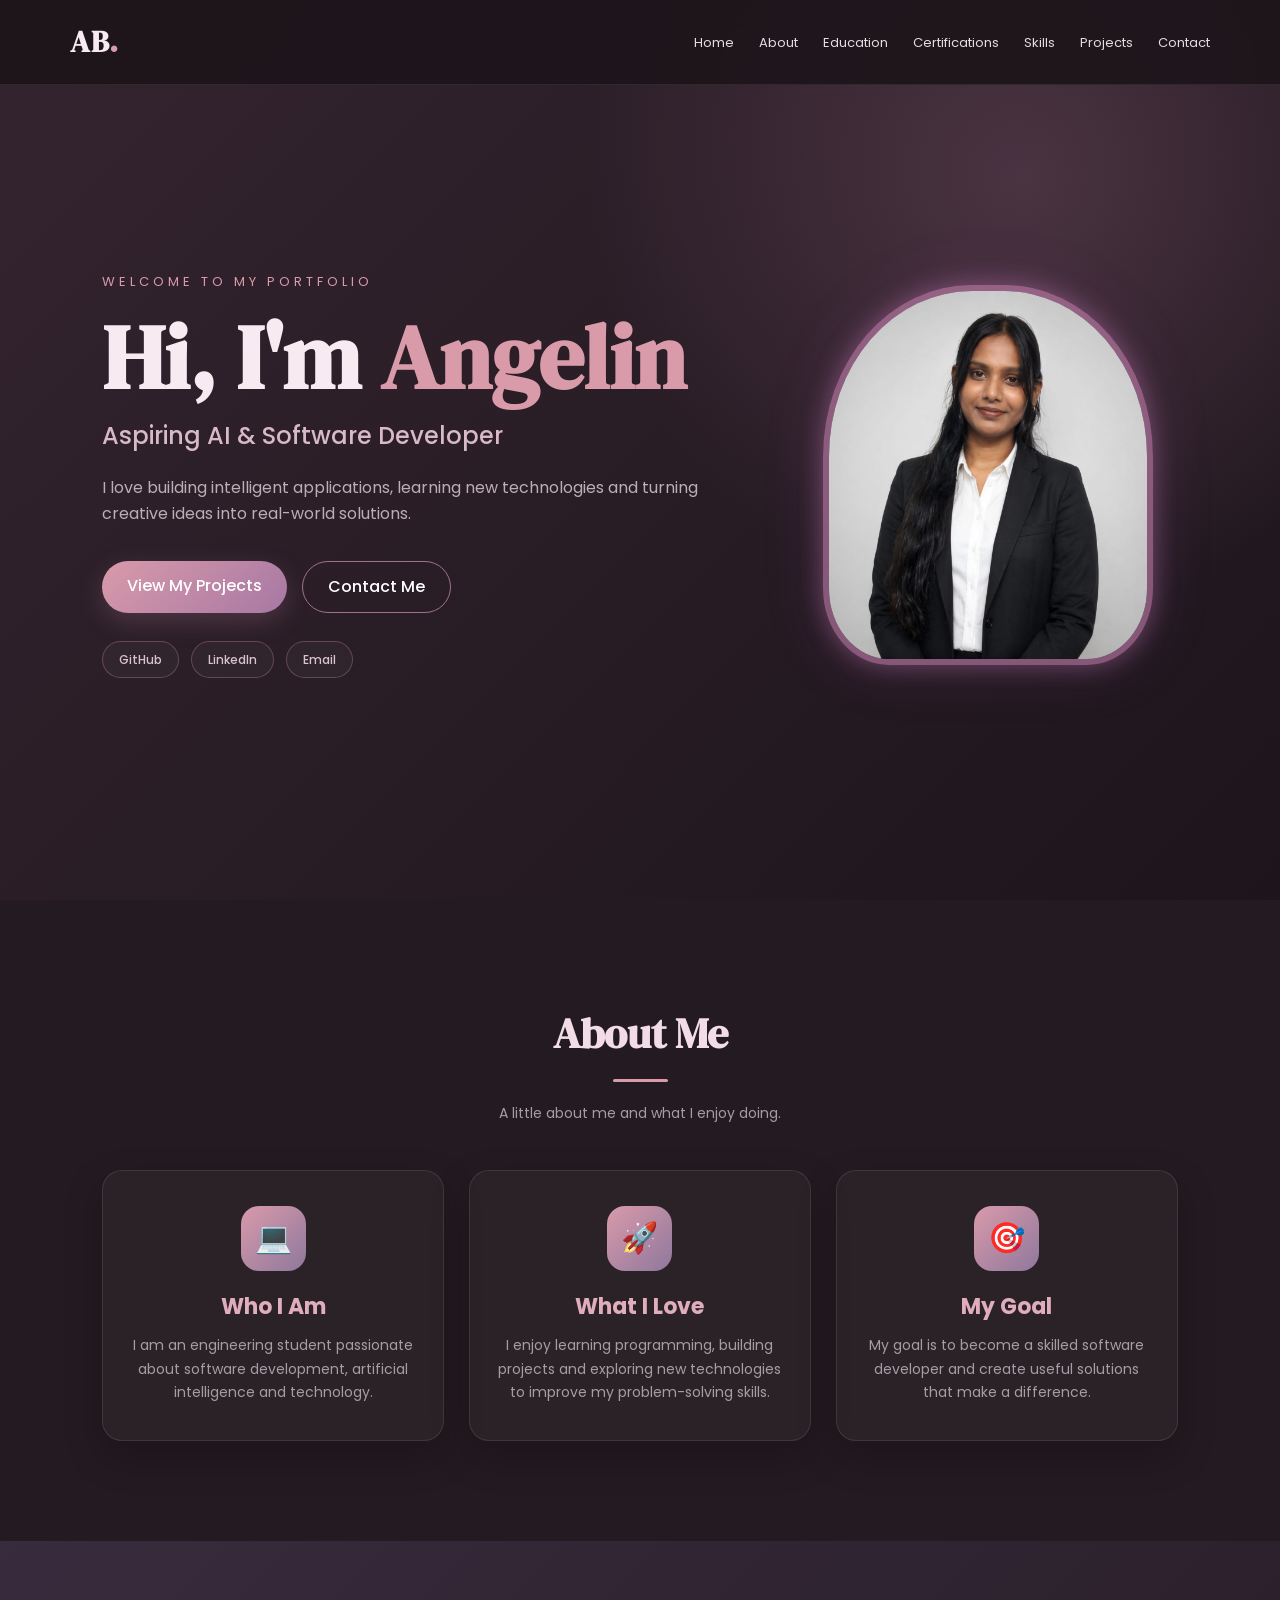
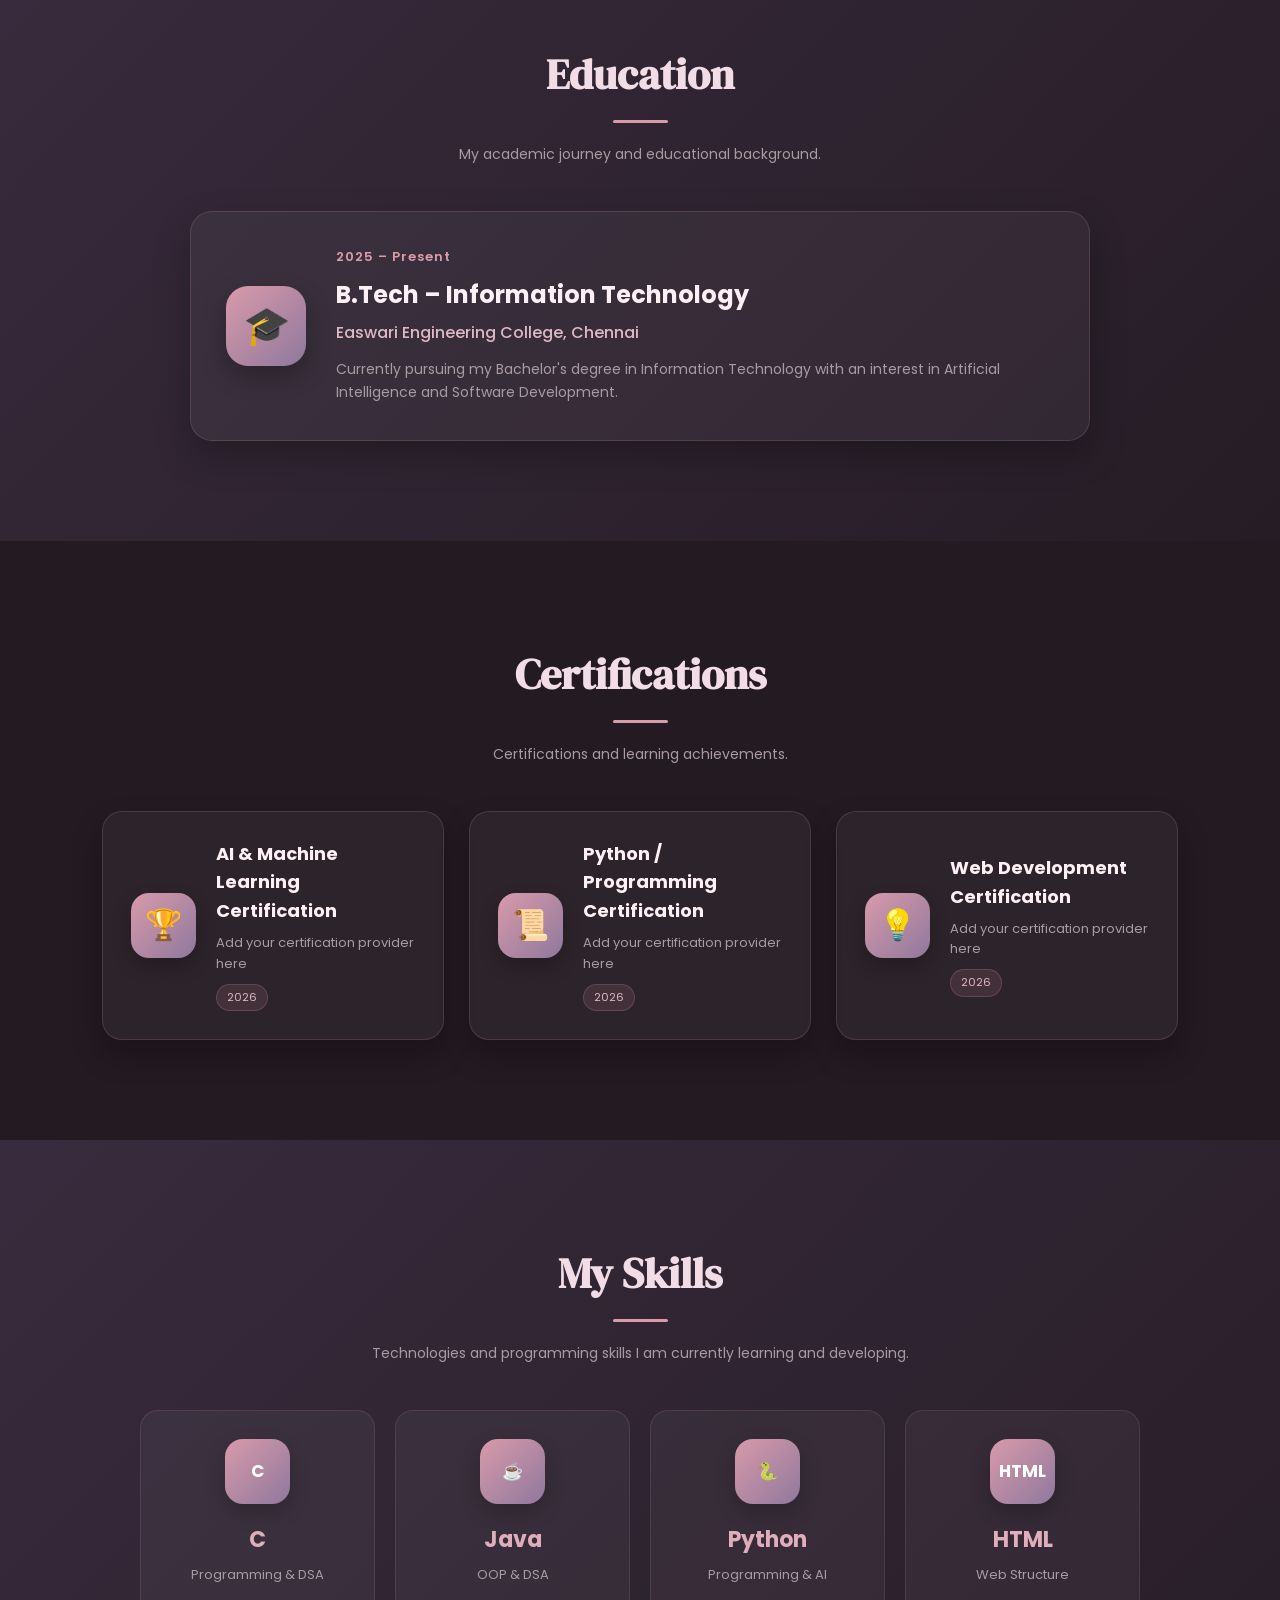
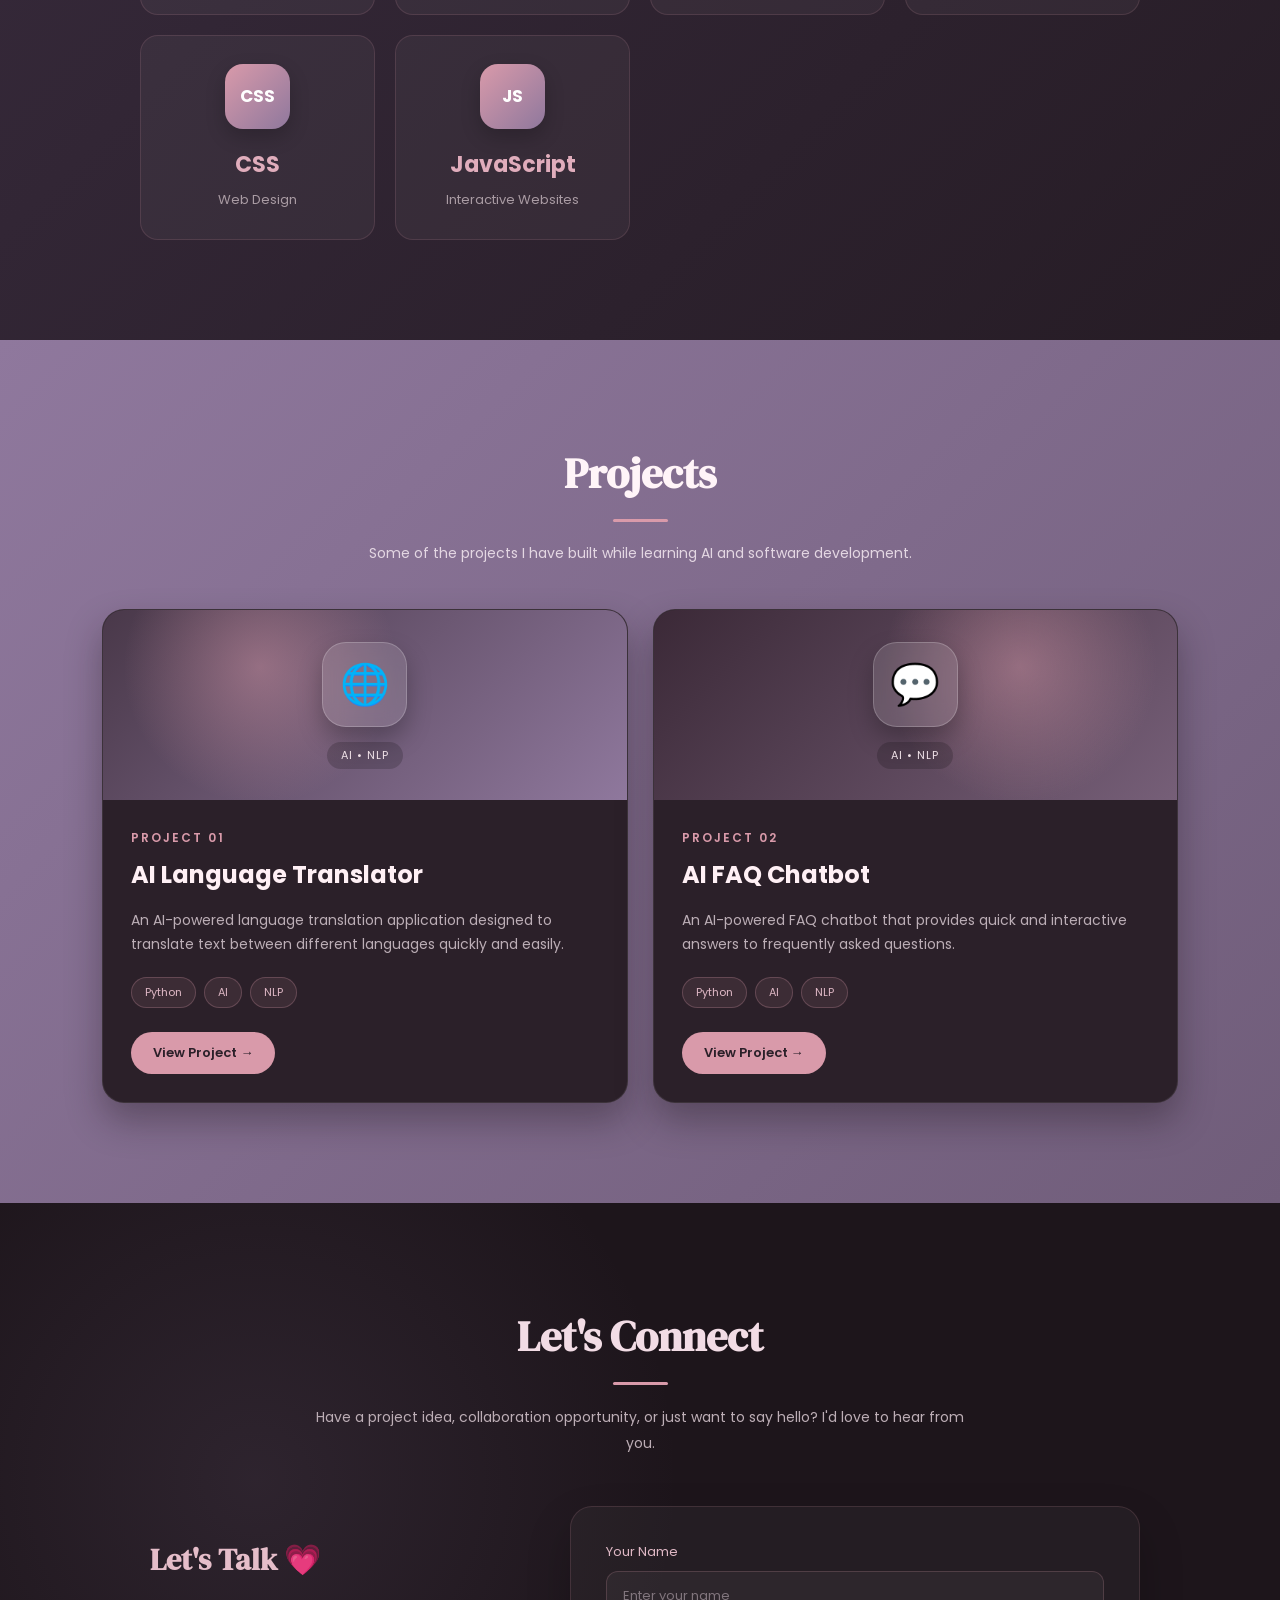
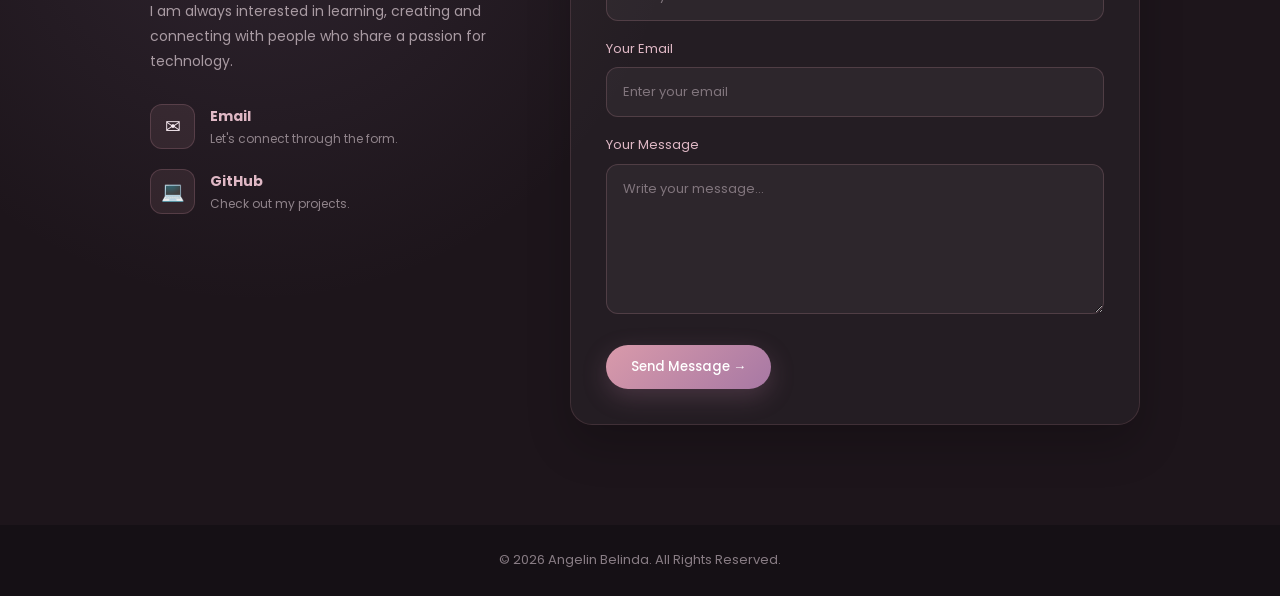
<file: Frontend/index.html>
<!DOCTYPE html>
<html lang="en">

<head>

    <meta charset="UTF-8">

    <meta name="viewport" content="width=device-width, initial-scale=1.0">

    <title>AB. | Portfolio</title>

    <link rel="stylesheet" href="style.css">

</head>


<body>


    <!-- =========================================
         NAVIGATION BAR
    ========================================== -->

    <header>

        <nav class="navbar">

            <h2 class="logo">
                AB<span>.</span>
            </h2>


            <ul class="nav-links">

                <li>
                    <a href="#home">Home</a>
                </li>

                <li>
                    <a href="#about">About</a>
                </li>

                <li>
                    <a href="#education">Education</a>
                </li>

                <li>
                    <a href="#certifications">Certifications</a>
                </li>

                <li>
                    <a href="#skills">Skills</a>
                </li>

                <li>
                    <a href="#projects">Projects</a>
                </li>

                <li>
                    <a href="#contact">Contact</a>
                </li>

            </ul>


            <button
                class="menu-btn"
                onclick="toggleMenu()"
            >
                ☰
            </button>

        </nav>

    </header>



    <!-- =========================================
         HOME SECTION
    ========================================== -->

    <section id="home" class="hero">

        <div class="hero-content">

            <p class="small-title">
                WELCOME TO MY PORTFOLIO
            </p>


            <h1>
                Hi, I'm <span>Angelin</span>
            </h1>


            <h2>
                Aspiring AI & Software Developer
            </h2>


            <p class="hero-description">
                I love building intelligent applications,
                learning new technologies and turning creative
                ideas into real-world solutions.
            </p>


            <div class="hero-buttons">

                <a href="#projects" class="btn">
                    View My Projects
                </a>

                <a href="#contact" class="btn secondary-btn">
                    Contact Me
                </a>

            </div>


            <!-- SOCIAL LINKS -->

            <div class="social-links">

                <a
                    href="https://github.com/angelinbelinda"
                    target="_blank"
                    rel="noopener noreferrer"
                >
                    GitHub
                </a>


                <a
                    href="https://www.linkedin.com/in/angelin-belinda-bb8aa6381"
                    target="_blank"
                    rel="noopener noreferrer"
                >
                    LinkedIn
                </a>


                <a
                    href="mailto:angelinbelinda08@gmail.com"
                >
                    Email
                </a>

            </div>

        </div>


        <!-- PROFILE IMAGE -->

        <div class="hero-avatar">

            <img
                src="images/image.jpeg"
                alt="Angelin profile photo"
            >

        </div>

    </section>



    <!-- =========================================
         ABOUT SECTION
    ========================================== -->

    <section
        id="about"
        class="section about-section"
    >

        <h2 class="section-title">
            About Me
        </h2>


        <p class="about-intro">
            A little about me and what I enjoy doing.
        </p>


        <div class="about-cards">


            <!-- ABOUT CARD 1 -->

            <div class="about-card">

                <div class="about-icon">
                    💻
                </div>

                <h3>
                    Who I Am
                </h3>

                <p>
                    I am an engineering student passionate
                    about software development, artificial
                    intelligence and technology.
                </p>

            </div>



            <!-- ABOUT CARD 2 -->

            <div class="about-card">

                <div class="about-icon">
                    🚀
                </div>

                <h3>
                    What I Love
                </h3>

                <p>
                    I enjoy learning programming, building
                    projects and exploring new technologies
                    to improve my problem-solving skills.
                </p>

            </div>



            <!-- ABOUT CARD 3 -->

            <div class="about-card">

                <div class="about-icon">
                    🎯
                </div>

                <h3>
                    My Goal
                </h3>

                <p>
                    My goal is to become a skilled software
                    developer and create useful solutions
                    that make a difference.
                </p>

            </div>

        </div>

    </section>



    <!-- =========================================
         EDUCATION SECTION
    ========================================== -->

    <section
        id="education"
        class="section education-section"
    >

        <h2 class="section-title">
            Education
        </h2>


        <p class="education-intro">
            My academic journey and educational background.
        </p>


        <div class="education-container">


            <div class="education-card">

                <div class="education-icon">
                    🎓
                </div>


                <div class="education-content">

                    <p class="education-year">
                        2025 – Present
                    </p>


                    <h3>
                        B.Tech – Information Technology
                    </h3>


                    <h4>
                        Easwari Engineering College, Chennai
                    </h4>


                    <p>
                        Currently pursuing my Bachelor's degree
                        in Information Technology with an interest
                        in Artificial Intelligence and Software Development.
                    </p>

                </div>

            </div>

        </div>

    </section>



    <!-- =========================================
         CERTIFICATIONS SECTION
    ========================================== -->

    <section
        id="certifications"
        class="section certifications-section"
    >

        <h2 class="section-title">
            Certifications
        </h2>


        <p class="certifications-intro">
            Certifications and learning achievements.
        </p>


        <div class="certifications-container">


            <!-- CERTIFICATION 1 -->

            <div class="certification-card">

                <div class="certification-icon">
                    🏆
                </div>


                <div class="certification-content">

                    <h3>
                        AI & Machine Learning Certification
                    </h3>

                    <p>
                        Add your certification provider here
                    </p>

                    <span>
                        2026
                    </span>

                </div>

            </div>



            <!-- CERTIFICATION 2 -->

            <div class="certification-card">

                <div class="certification-icon">
                    📜
                </div>


                <div class="certification-content">

                    <h3>
                        Python / Programming Certification
                    </h3>

                    <p>
                        Add your certification provider here
                    </p>

                    <span>
                        2026
                    </span>

                </div>

            </div>



            <!-- CERTIFICATION 3 -->

            <div class="certification-card">

                <div class="certification-icon">
                    💡
                </div>


                <div class="certification-content">

                    <h3>
                        Web Development Certification
                    </h3>

                    <p>
                        Add your certification provider here
                    </p>

                    <span>
                        2026
                    </span>

                </div>

            </div>

        </div>

    </section>



    <!-- =========================================
         SKILLS SECTION
    ========================================== -->

    <section
        id="skills"
        class="section skills-section"
    >

        <h2 class="section-title">
            My Skills
        </h2>


        <p class="skills-intro">
            Technologies and programming skills I am
            currently learning and developing.
        </p>


        <div class="skills-container">


            <!-- C -->

            <div class="skill-card">

                <div class="skill-icon">
                    C
                </div>

                <h3>
                    C
                </h3>

                <p>
                    Programming & DSA
                </p>

            </div>



            <!-- JAVA -->

            <div class="skill-card">

                <div class="skill-icon">
                    ☕
                </div>

                <h3>
                    Java
                </h3>

                <p>
                    OOP & DSA
                </p>

            </div>



            <!-- PYTHON -->

            <div class="skill-card">

                <div class="skill-icon">
                    🐍
                </div>

                <h3>
                    Python
                </h3>

                <p>
                    Programming & AI
                </p>

            </div>



            <!-- HTML -->

            <div class="skill-card">

                <div class="skill-icon">
                    HTML
                </div>

                <h3>
                    HTML
                </h3>

                <p>
                    Web Structure
                </p>

            </div>



            <!-- CSS -->

            <div class="skill-card">

                <div class="skill-icon">
                    CSS
                </div>

                <h3>
                    CSS
                </h3>

                <p>
                    Web Design
                </p>

            </div>



            <!-- JAVASCRIPT -->

            <div class="skill-card">

                <div class="skill-icon">
                    JS
                </div>

                <h3>
                    JavaScript
                </h3>

                <p>
                    Interactive Websites
                </p>

            </div>

        </div>

    </section>



    <!-- =========================================
         PROJECTS SECTION
    ========================================== -->

    <section
        id="projects"
        class="section projects-section"
    >

        <h2 class="section-title">
            Projects
        </h2>


        <p class="projects-intro">
            Some of the projects I have built while learning
            AI and software development.
        </p>


        <div class="projects-container">


            <!-- =================================
                 PROJECT 1
            ================================== -->

            <div class="project-card">


                <div class="project-visual translator-visual">

                    <div class="project-icon">
                        🌐
                    </div>

                    <span>
                        AI • NLP
                    </span>

                </div>


                <div class="project-content">

                    <p class="project-number">
                        PROJECT 01
                    </p>


                    <h3>
                        AI Language Translator
                    </h3>


                    <p>
                        An AI-powered language translation
                        application designed to translate text
                        between different languages quickly
                        and easily.
                    </p>


                    <div class="tech">

                        <span>Python</span>
                        <span>AI</span>
                        <span>NLP</span>

                    </div>


                    <button
                        onclick="showProjectMessage('AI Language Translator')"
                    >
                        View Project →
                    </button>

                </div>

            </div>



            <!-- =================================
                 PROJECT 2
            ================================== -->

            <div class="project-card">


                <div class="project-visual chatbot-visual">

                    <div class="project-icon">
                        💬
                    </div>

                    <span>
                        AI • NLP
                    </span>

                </div>


                <div class="project-content">

                    <p class="project-number">
                        PROJECT 02
                    </p>


                    <h3>
                        AI FAQ Chatbot
                    </h3>


                    <p>
                        An AI-powered FAQ chatbot that provides
                        quick and interactive answers to
                        frequently asked questions.
                    </p>


                    <div class="tech">

                        <span>Python</span>
                        <span>AI</span>
                        <span>NLP</span>

                    </div>


                    <button
                        onclick="showProjectMessage('AI FAQ Chatbot')"
                    >
                        View Project →
                    </button>

                </div>

            </div>

        </div>

    </section>



    <!-- =========================================
         CONTACT SECTION
    ========================================== -->

    <section
        id="contact"
        class="section contact-section"
    >

        <h2 class="section-title">
            Let's Connect
        </h2>


        <p class="contact-description">
            Have a project idea, collaboration opportunity,
            or just want to say hello? I'd love to hear from you.
        </p>


        <div class="contact-container">


            <!-- CONTACT INFORMATION -->

            <div class="contact-info">

                <h3>
                    Let's Talk 💗
                </h3>


                <p>
                    I am always interested in learning,
                    creating and connecting with people
                    who share a passion for technology.
                </p>


                <div class="contact-item">

                    <span class="contact-icon">
                        ✉
                    </span>

                    <div>

                        <h4>
                            Email
                        </h4>

                        <p>
                            Let's connect through the form.
                        </p>

                    </div>

                </div>


                <div class="contact-item">

                    <span class="contact-icon">
                        💻
                    </span>

                    <div>

                        <h4>
                            GitHub
                        </h4>

                        <p>
                            Check out my projects.
                        </p>

                    </div>

                </div>

            </div>



            <!-- CONTACT FORM -->

            <form id="contactForm">


                <div class="form-group">

                    <label for="name">
                        Your Name
                    </label>

                    <input
                        type="text"
                        id="name"
                        placeholder="Enter your name"
                        required
                    >

                </div>



                <div class="form-group">

                    <label for="email">
                        Your Email
                    </label>

                    <input
                        type="email"
                        id="email"
                        placeholder="Enter your email"
                        required
                    >

                </div>



                <div class="form-group">

                    <label for="message">
                        Your Message
                    </label>

                    <textarea
                        id="message"
                        rows="6"
                        placeholder="Write your message..."
                        required
                    ></textarea>

                </div>



                <button
                    type="submit"
                    class="btn contact-btn"
                >
                    Send Message →
                </button>

            </form>

        </div>

    </section>



    <!-- =========================================
         FOOTER
    ========================================== -->

    <footer>

        <p>
            © 2026 Angelin Belinda. All Rights Reserved.
        </p>

    </footer>



    <!-- =========================================
         JAVASCRIPT
    ========================================== -->

    <script src="script.js"></script>


</body>

</html>
</file>
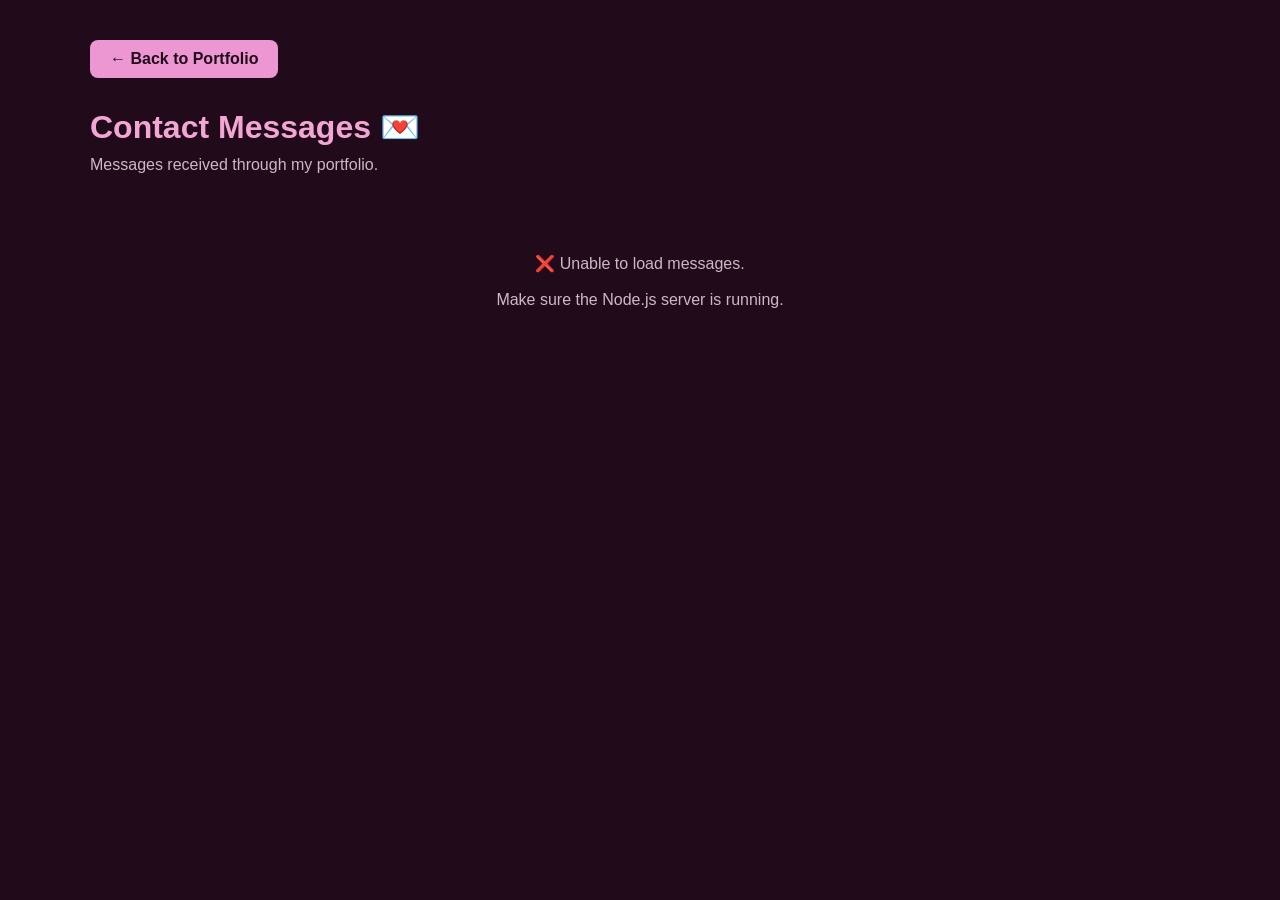
<file: Frontend/admin.html>
<!DOCTYPE html>
<html lang="en">

<head>
    <meta charset="UTF-8">
    <meta name="viewport" content="width=device-width, initial-scale=1.0">

    <title>Admin | Contact Messages</title>

    <style>
        * {
            margin: 0;
            padding: 0;
            box-sizing: border-box;
            font-family: Arial, sans-serif;
        }

        body {
            background: #210b1b;
            color: white;
            min-height: 100vh;
            padding: 40px;
        }

        .container {
            max-width: 1100px;
            margin: auto;
        }

        h1 {
            color: #f3a6d4;
            margin-bottom: 10px;
        }

        .subtitle {
            color: #cdb8c8;
            margin-bottom: 30px;
        }

        .message-card {
            background: #351426;
            border: 1px solid rgba(236, 150, 210, 0.25);
            border-radius: 15px;
            padding: 25px;
            margin-bottom: 20px;
            box-shadow: 0 5px 20px rgba(0, 0, 0, 0.25);
        }

        .message-card h3 {
            color: #f3a6d4;
            margin-bottom: 10px;
        }

        .message-card p {
            color: #eee;
            margin: 8px 0;
            line-height: 1.5;
        }

        .message-card strong {
            color: #d9a6ca;
        }

        .empty {
            text-align: center;
            padding: 50px;
            color: #cdb8c8;
        }

        .back-btn {
            display: inline-block;
            margin-bottom: 30px;
            padding: 10px 20px;
            background: #ec96d2;
            color: #210b1b;
            text-decoration: none;
            border-radius: 8px;
            font-weight: bold;
        }

        .back-btn:hover {
            opacity: 0.85;
        }
    </style>
</head>

<body>

    <div class="container">

        <a href="index.html" class="back-btn">
            ← Back to Portfolio
        </a>

        <h1>Contact Messages 💌</h1>

        <p class="subtitle">
            Messages received through my portfolio.
        </p>

        <div id="messages">
            <div class="empty">
                Loading messages...
            </div>
        </div>

    </div>

    <script>

        async function loadMessages() {

            const messagesContainer =
                document.getElementById("messages");

            try {

                const response = await fetch(
                    "http://127.0.0.1:5000/api/contact"
                );

                const data = await response.json();

                if (!response.ok || !data.success) {
                    throw new Error("Unable to load messages");
                }

                if (data.messages.length === 0) {

                    messagesContainer.innerHTML = `
                        <div class="empty">
                            No messages yet.
                        </div>
                    `;

                    return;
                }

                messagesContainer.innerHTML = "";

                data.messages.forEach(function (message) {

                    const card = document.createElement("div");

                    card.className = "message-card";

                    card.innerHTML = `
                        <h3>${message.name}</h3>

                        <p>
                            <strong>Email:</strong>
                            ${message.email}
                        </p>

                        <p>
                            <strong>Message:</strong>
                            ${message.message}
                        </p>

                        <p>
                            <strong>Date:</strong>
                            ${new Date(message.createdAt).toLocaleString()}
                        </p>
                    `;

                    messagesContainer.appendChild(card);

                });

            } catch (error) {

                console.error(error);

                messagesContainer.innerHTML = `
                    <div class="empty">
                        ❌ Unable to load messages.
                        <br><br>
                        Make sure the Node.js server is running.
                    </div>
                `;
            }
        }

        loadMessages();

    </script>

</body>

</html>
</file>
<file: Frontend/style.css>
/* ==========================================
   GOOGLE FONT
========================================== */

@import url(
    'https://fonts.googleapis.com/css2?family=DM+Serif+Display&family=Poppins:wght@300;400;500;600;700&display=swap'
);


/* ==========================================
   GENERAL
========================================== */

* {
    margin: 0;
    padding: 0;
    box-sizing: border-box;
    scroll-behavior: smooth;
}

body {
    font-family: "Poppins", sans-serif;
    background: #1d151b;
    color: #f7eaf1;
    line-height: 1.6;
}

a {
    text-decoration: none;
    color: inherit;
}

button,
a {
    transition: all 0.3s ease;
}


/* ==========================================
   NAVIGATION
========================================== */

header {
    position: fixed;
    top: 0;
    left: 0;

    width: 100%;

    z-index: 1000;

    background: rgba(29, 21, 27, 0.92);

    backdrop-filter: blur(12px);

    border-bottom:
        1px solid rgba(255, 255, 255, 0.08);
}

.navbar {
    max-width: 1200px;

    margin: auto;

    padding: 18px 30px;

    display: flex;

    align-items: center;

    justify-content: space-between;
}

.logo {
    font-family: "DM Serif Display", serif;

    font-size: 30px;

    letter-spacing: 1px;
}

.logo span {
    color: #d99aaa;
}


/* NAV LINKS */

.nav-links {
    list-style: none;

    display: flex;

    gap: 25px;
}

.nav-links a {
    font-size: 13px;

    color: #e8dbe1;

    position: relative;
}

.nav-links a::after {
    content: "";

    position: absolute;

    left: 0;
    bottom: -7px;

    width: 0;
    height: 2px;

    background: #d99aaa;

    transition: width 0.3s ease;
}

.nav-links a:hover {
    color: #d99aaa;
}

.nav-links a:hover::after {
    width: 100%;
}


/* MOBILE MENU */

.menu-btn {
    display: none;

    border: none;

    background: transparent;

    color: white;

    font-size: 27px;

    cursor: pointer;
}


/* ==========================================
   HERO SECTION
========================================== */

.hero {
    min-height: 100vh;

    padding: 130px 8% 80px;

    display: flex;

    align-items: center;

    justify-content: space-between;

    gap: 60px;

    background:
        radial-gradient(
            circle at 80% 20%,
            rgba(180, 122, 155, 0.25),
            transparent 35%
        ),

        linear-gradient(
            135deg,
            #34242f,
            #1d151b
        );
}

.hero-content {
    flex: 1;

    max-width: 700px;

    animation: fadeUp 1s ease;
}

.small-title {
    color: #d99aaa;

    font-size: 13px;

    letter-spacing: 4px;

    margin-bottom: 15px;
}

.hero h1 {
    font-family: "DM Serif Display", serif;

    font-size: clamp(55px, 8vw, 90px);

    line-height: 1.1;

    margin-bottom: 10px;
}

.hero h1 span {
    color: #d99aaa;
}

.hero h2 {
    font-size: 24px;

    font-weight: 500;

    color: #d8b9c6;

    margin-bottom: 20px;
}

.hero-description {
    max-width: 600px;

    color: #bdaeb6;

    font-size: 16px;
}

.hero-buttons {
    display: flex;

    gap: 15px;

    margin-top: 35px;
}


/* ==========================================
   HERO IMAGE
========================================== */

.hero-avatar {
    flex: 0 0 380px;

    display: flex;

    justify-content: center;

    align-items: center;
}

.hero-avatar img {
    width: 330px;

    height: 380px;

    object-fit: cover;

    border-radius:
        45% 45% 20% 20%;

    border:
        6px solid rgba(236, 150, 210, 0.5);

    box-shadow:
        0 0 25px rgba(236, 150, 210, 0.35),
        0 0 60px rgba(160, 90, 180, 0.2);

    transition: 0.4s ease;
}

.hero-avatar img:hover {
    transform: translateY(-8px);

    box-shadow:
        0 0 35px rgba(236, 150, 210, 0.5),
        0 0 80px rgba(160, 90, 180, 0.3);
}


/* ==========================================
   BUTTONS
========================================== */

.btn {
    display: inline-block;

    padding: 12px 25px;

    border-radius: 30px;

    background:
        linear-gradient(
            135deg,
            #d99aaa,
            #a778a4
        );

    color: white;

    border: none;

    font-family: inherit;

    font-weight: 500;

    cursor: pointer;

    box-shadow:
        0 8px 25px rgba(180, 122, 155, 0.25);
}

.btn:hover {
    transform: translateY(-3px);

    box-shadow:
        0 12px 30px rgba(180, 122, 155, 0.4);
}

.secondary-btn {
    background: transparent;

    border: 1px solid #9e718d;

    box-shadow: none;
}

.secondary-btn:hover {
    background: rgba(217, 154, 170, 0.1);
}


/* ==========================================
   SOCIAL LINKS
========================================== */

.social-links {
    display: flex;

    align-items: center;

    gap: 12px;

    margin-top: 28px;
}

.social-links a {
    padding: 8px 16px;

    border-radius: 20px;

    border:
        1px solid rgba(217, 154, 170, 0.3);

    background:
        rgba(255, 255, 255, 0.03);

    color: #d9c2cc;

    font-size: 12px;

    font-weight: 500;
}

.social-links a:hover {
    background:
        rgba(217, 154, 170, 0.15);

    color: #efbdca;

    border-color: #d99aaa;

    transform: translateY(-3px);
}


/* ==========================================
   COMMON SECTION
========================================== */

.section {
    padding: 100px 8%;
}

.section-title {
    text-align: center;

    font-family: "DM Serif Display", serif;

    font-size: 42px;

    margin-bottom: 55px;

    color: #f2dce5;

    position: relative;
}

.section-title::after {
    content: "";

    display: block;

    width: 55px;

    height: 3px;

    margin: 12px auto 0;

    background: #d99aaa;

    border-radius: 10px;
}


/* ==========================================
   ABOUT
========================================== */

.about-section {
    background: #241a21;
}

.about-intro {
    text-align: center;

    color: #a99ba3;

    margin-top: -35px;

    margin-bottom: 45px;

    font-size: 14px;
}

.about-cards {
    max-width: 1100px;

    margin: auto;

    display: grid;

    grid-template-columns:
        repeat(
            auto-fit,
            minmax(250px, 1fr)
        );

    gap: 25px;
}

.about-card {
    padding: 35px 25px;

    text-align: center;

    border-radius: 20px;

    background:
        rgba(255, 255, 255, 0.035);

    border:
        1px solid rgba(217, 154, 170, 0.15);

    box-shadow:
        0 15px 40px rgba(0, 0, 0, 0.2);

    transition: all 0.3s ease;
}

.about-card:hover {
    transform: translateY(-8px);

    border-color: #a778a4;

    background:
        rgba(217, 154, 170, 0.06);
}

.about-icon {
    width: 65px;

    height: 65px;

    margin: 0 auto 18px;

    display: flex;

    align-items: center;

    justify-content: center;

    border-radius: 18px;

    background:
        linear-gradient(
            135deg,
            #d99aaa,
            #8f789d
        );

    font-size: 30px;
}

.about-card h3 {
    color: #e0adbc;

    font-size: 22px;

    margin-bottom: 10px;
}

.about-card p {
    color: #a99ba3;

    font-size: 14px;

    line-height: 1.7;
}


/* ==========================================
   EDUCATION
========================================== */

.education-section {
    background:
        linear-gradient(
            135deg,
            #382b3d,
            #261c25
        );
}

.education-intro {
    text-align: center;

    color: #a99ba3;

    margin-top: -35px;

    margin-bottom: 45px;

    font-size: 14px;
}

.education-container {
    max-width: 900px;

    margin: auto;
}

.education-card {
    display: flex;

    align-items: center;

    gap: 30px;

    padding: 35px;

    background:
        rgba(255, 255, 255, 0.045);

    border:
        1px solid rgba(217, 154, 170, 0.18);

    border-radius: 22px;

    box-shadow:
        0 15px 35px rgba(0, 0, 0, 0.25);

    transition: all 0.3s ease;
}

.education-card:hover {
    transform: translateY(-8px);

    border-color: #a778a4;

    box-shadow:
        0 20px 40px rgba(0, 0, 0, 0.3);
}

.education-icon {
    width: 80px;

    height: 80px;

    flex-shrink: 0;

    display: flex;

    align-items: center;

    justify-content: center;

    border-radius: 22px;

    background:
        linear-gradient(
            135deg,
            #d99aaa,
            #8f789d
        );

    font-size: 38px;

    box-shadow:
        0 10px 25px rgba(0, 0, 0, 0.25);
}

.education-content {
    flex: 1;
}

.education-year {
    color: #d99aaa;

    font-size: 13px;

    font-weight: 600;

    letter-spacing: 1px;

    margin-bottom: 8px;
}

.education-content h3 {
    color: #fff0f5;

    font-size: 24px;

    margin-bottom: 6px;
}

.education-content h4 {
    color: #dfb8c5;

    font-size: 16px;

    font-weight: 500;

    margin-bottom: 12px;
}

.education-content p:not(.education-year) {
    color: #a99ba3;

    font-size: 14px;

    line-height: 1.7;
}


/* ==========================================
   CERTIFICATIONS
========================================== */

.certifications-section {
    background: #241a21;
}

.certifications-intro {
    text-align: center;

    color: #a99ba3;

    margin-top: -35px;

    margin-bottom: 45px;

    font-size: 14px;
}

.certifications-container {
    max-width: 1100px;

    margin: auto;

    display: grid;

    grid-template-columns:
        repeat(
            auto-fit,
            minmax(280px, 1fr)
        );

    gap: 25px;
}

.certification-card {
    display: flex;

    align-items: center;

    gap: 20px;

    padding: 28px;

    background:
        rgba(255, 255, 255, 0.045);

    border:
        1px solid rgba(217, 154, 170, 0.18);

    border-radius: 20px;

    box-shadow:
        0 15px 30px rgba(0, 0, 0, 0.25);

    transition: all 0.3s ease;
}

.certification-card:hover {
    transform: translateY(-8px);

    background:
        rgba(217, 154, 170, 0.08);

    border-color: #a778a4;

    box-shadow:
        0 20px 40px rgba(0, 0, 0, 0.3);
}

.certification-icon {
    width: 65px;

    height: 65px;

    flex-shrink: 0;

    display: flex;

    align-items: center;

    justify-content: center;

    border-radius: 18px;

    background:
        linear-gradient(
            135deg,
            #d99aaa,
            #8f789d
        );

    font-size: 30px;

    box-shadow:
        0 8px 20px rgba(0, 0, 0, 0.2);

    transition: all 0.3s ease;
}

.certification-card:hover .certification-icon {
    transform:
        rotate(-5deg)
        scale(1.08);
}

.certification-content {
    flex: 1;
}

.certification-content h3 {
    color: #fff0f5;

    font-size: 18px;

    margin-bottom: 7px;
}

.certification-content p {
    color: #a99ba3;

    font-size: 13px;

    margin-bottom: 8px;
}

.certification-content span {
    display: inline-block;

    padding: 4px 10px;

    border-radius: 15px;

    background:
        rgba(217, 154, 170, 0.12);

    border:
        1px solid rgba(217, 154, 170, 0.2);

    color: #dfb8c5;

    font-size: 11px;
}


/* ==========================================
   SKILLS
========================================== */

.skills-section {
    background:
        linear-gradient(
            135deg,
            #382b3d,
            #261c25
        );
}

.skills-intro {
    text-align: center;

    color: #a99ba3;

    margin-top: -35px;

    margin-bottom: 45px;

    font-size: 14px;
}

.skills-container {
    max-width: 1000px;

    margin: auto;

    display: grid;

    grid-template-columns:
        repeat(
            auto-fit,
            minmax(200px, 1fr)
        );

    gap: 20px;
}

.skill-card {
    padding: 28px 20px;

    text-align: center;

    border-radius: 18px;

    background:
        rgba(255, 255, 255, 0.045);

    border:
        1px solid rgba(217, 154, 170, 0.15);

    transition: all 0.3s ease;
}

.skill-card:hover {
    transform: translateY(-8px);

    background:
        rgba(217, 154, 170, 0.08);

    border-color: #a778a4;

    box-shadow:
        0 15px 30px rgba(0, 0, 0, 0.25);
}

.skill-icon {
    width: 65px;

    height: 65px;

    margin: 0 auto 18px;

    display: flex;

    align-items: center;

    justify-content: center;

    border-radius: 18px;

    background:
        linear-gradient(
            135deg,
            #d99aaa,
            #8f789d
        );

    color: white;

    font-weight: 700;

    font-size: 17px;

    box-shadow:
        0 8px 20px rgba(0, 0, 0, 0.2);

    transition: all 0.3s ease;
}

.skill-card:hover .skill-icon {
    transform:
        rotate(-5deg)
        scale(1.08);
}

.skill-card h3 {
    color: #e0adbc;

    font-size: 22px;

    margin-bottom: 8px;
}

.skill-card p {
    color: #a99ba3;

    font-size: 13px;
}


/* ==========================================
   PROJECTS
========================================== */

.projects-section {
    background:
        linear-gradient(
            135deg,
            #8f789d,
            #705d7a
        );
}

.projects-section .section-title {
    color: #fff4f8;
}

.projects-intro {
    text-align: center;

    color: #e4d7e3;

    margin-top: -35px;

    margin-bottom: 45px;

    font-size: 14px;
}

.projects-container {
    max-width: 1100px;

    margin: auto;

    display: grid;

    grid-template-columns:
        repeat(
            auto-fit,
            minmax(280px, 1fr)
        );

    gap: 25px;
}


/* PROJECT CARD */

.project-card {
    padding: 0;

    overflow: hidden;

    border-radius: 22px;

    background: #2b2029;

    border:
        1px solid rgba(255, 255, 255, 0.08);

    box-shadow:
        0 18px 35px rgba(28, 19, 27, 0.35);

    transition:
        transform 0.35s ease,
        box-shadow 0.35s ease;
}

.project-card:hover {
    transform: translateY(-10px);

    box-shadow:
        0 28px 50px rgba(28, 19, 27, 0.5);
}


/* PROJECT VISUAL */

.project-visual {
    height: 190px;

    display: flex;

    flex-direction: column;

    align-items: center;

    justify-content: center;

    gap: 15px;

    position: relative;

    overflow: hidden;
}


/* TRANSLATOR */

.translator-visual {
    background:
        radial-gradient(
            circle at 30% 30%,
            rgba(217, 154, 170, 0.45),
            transparent 35%
        ),

        linear-gradient(
            135deg,
            #493849,
            #8f789d
        );
}


/* CHATBOT */

.chatbot-visual {
    background:
        radial-gradient(
            circle at 70% 30%,
            rgba(217, 154, 170, 0.45),
            transparent 35%
        ),

        linear-gradient(
            135deg,
            #3b2937,
            #765f78
        );
}


/* PROJECT ICON */

.project-icon {
    width: 85px;

    height: 85px;

    display: flex;

    align-items: center;

    justify-content: center;

    border-radius: 24px;

    background:
        rgba(255, 255, 255, 0.12);

    border:
        1px solid rgba(255, 255, 255, 0.2);

    backdrop-filter: blur(10px);

    font-size: 40px;

    box-shadow:
        0 12px 25px rgba(0, 0, 0, 0.25);

    transition:
        transform 0.3s ease;
}

.project-card:hover .project-icon {
    transform:
        scale(1.1)
        rotate(3deg);
}

.project-visual span {
    padding: 5px 14px;

    border-radius: 20px;

    background:
        rgba(0, 0, 0, 0.18);

    color: #f6e8ee;

    font-size: 11px;

    letter-spacing: 1px;
}


/* PROJECT CONTENT */

.project-content {
    padding: 28px;
}

.project-number {
    color: #d99aaa;

    font-size: 12px;

    font-weight: 600;

    letter-spacing: 2px;

    margin-bottom: 8px;
}

.project-content h3 {
    color: #fff0f5;

    font-size: 24px;

    margin-bottom: 15px;
}

.project-content > p:not(.project-number) {
    color: #bcaeb6;

    font-size: 14px;

    line-height: 1.7;

    margin-bottom: 20px;
}


/* TECHNOLOGY BADGES */

.tech {
    display: flex;

    flex-wrap: wrap;

    gap: 8px;

    margin-bottom: 24px;
}

.tech span {
    padding: 6px 13px;

    border-radius: 20px;

    background:
        rgba(217, 154, 170, 0.1);

    border:
        1px solid rgba(217, 154, 170, 0.25);

    color: #dfb8c5;

    font-size: 11px;
}


/* PROJECT BUTTON */

.project-content button {
    border: none;

    padding: 11px 22px;

    border-radius: 25px;

    background: #d99aaa;

    color: #2b2029;

    font-family: inherit;

    font-weight: 600;

    cursor: pointer;

    font-size: 13px;
}

.project-content button:hover {
    background: #efbdca;

    transform: translateX(4px);
}


/* ==========================================
   CONTACT
========================================== */

.contact-section {
    background:
        radial-gradient(
            circle at 20% 30%,
            rgba(143, 120, 157, 0.15),
            transparent 35%
        ),

        #1d151b;
}

.contact-description {
    max-width: 650px;

    margin: -35px auto 50px;

    text-align: center;

    color: #bdaeb6;

    font-size: 14px;

    line-height: 1.8;
}

.contact-container {
    max-width: 1000px;

    margin: auto;

    display: grid;

    grid-template-columns:
        0.8fr 1.2fr;

    gap: 50px;

    align-items: start;
}


/* CONTACT INFORMATION */

.contact-info {
    padding: 30px 10px;
}

.contact-info h3 {
    font-family:
        "DM Serif Display", serif;

    color: #e5bdc9;

    font-size: 30px;

    margin-bottom: 15px;
}

.contact-info > p {
    color: #a99ba3;

    font-size: 14px;

    line-height: 1.8;

    margin-bottom: 30px;
}


/* CONTACT ITEMS */

.contact-item {
    display: flex;

    align-items: center;

    gap: 15px;

    margin-bottom: 20px;
}

.contact-icon {
    width: 45px;

    height: 45px;

    flex-shrink: 0;

    display: flex;

    align-items: center;

    justify-content: center;

    border-radius: 12px;

    background:
        rgba(217, 154, 170, 0.1);

    border:
        1px solid rgba(217, 154, 170, 0.2);

    font-size: 19px;
}

.contact-item h4 {
    color: #dfb8c5;

    font-size: 14px;

    margin-bottom: 2px;
}

.contact-item p {
    color: #8f838a;

    font-size: 12px;
}


/* CONTACT FORM */

#contactForm {
    padding: 35px;

    background:
        rgba(255, 255, 255, 0.035);

    border:
        1px solid rgba(217, 154, 170, 0.15);

    border-radius: 22px;

    box-shadow:
        0 20px 45px rgba(0, 0, 0, 0.2);
}

.form-group {
    margin-bottom: 18px;
}

.form-group label {
    display: block;

    color: #dfb8c5;

    font-size: 13px;

    margin-bottom: 8px;
}

#contactForm input,
#contactForm textarea {
    width: 100%;

    padding: 14px 16px;

    border-radius: 12px;

    border:
        1px solid rgba(217, 154, 170, 0.2);

    background:
        rgba(255, 255, 255, 0.045);

    color: white;

    font-family: inherit;

    font-size: 13px;

    outline: none;

    transition: all 0.3s ease;
}

#contactForm input:focus,
#contactForm textarea:focus {
    border-color: #d99aaa;

    box-shadow:
        0 0 0 3px rgba(217, 154, 170, 0.08);
}

#contactForm input::placeholder,
#contactForm textarea::placeholder {
    color: #81757d;
}

#contactForm textarea {
    resize: vertical;

    min-height: 140px;
}

.contact-btn {
    margin-top: 5px;
}


/* ==========================================
   FOOTER
========================================== */

footer {
    padding: 25px;

    text-align: center;

    background: #151015;

    color: #887c84;

    font-size: 13px;
}


/* ==========================================
   ANIMATION
========================================== */

@keyframes fadeUp {

    from {
        opacity: 0;

        transform:
            translateY(30px);
    }

    to {
        opacity: 1;

        transform:
            translateY(0);
    }

}


/* ==========================================
   TABLET / MOBILE
========================================== */

@media (max-width: 768px) {


    /* NAVIGATION */

    .navbar {
        padding: 15px 20px;
    }

    .nav-links {
        position: absolute;

        top: 70px;

        left: 0;

        width: 100%;

        padding: 20px;

        background: #241a21;

        display: none;

        flex-direction: column;

        text-align: center;

        gap: 20px;
    }

    .nav-links.active {
        display: flex;
    }

    .menu-btn {
        display: block;
    }


    /* HERO */

    .hero {
        min-height: 100vh;

        padding:
            120px 25px 70px;

        flex-direction: column;

        text-align: center;
    }

    .hero-content {
        max-width: 100%;
    }

    .hero h1 {
        font-size: 58px;
    }

    .hero h2 {
        font-size: 20px;
    }

    .hero-buttons {
        flex-direction: column;

        align-items: center;
    }

    .hero-avatar {
        flex: none;

        margin-top: 30px;
    }

    .hero-avatar img {
        width: 260px;

        height: 300px;
    }


    /* SECTIONS */

    .section {
        padding: 75px 25px;
    }

    .section-title {
        font-size: 36px;
    }


    /* ABOUT */

    .about-cards {
        grid-template-columns: 1fr;
    }


    /* EDUCATION */

    .education-card {
        flex-direction: column;

        text-align: center;

        padding: 28px 20px;
    }

    .education-icon {
        width: 70px;

        height: 70px;
    }

    .education-content h3 {
        font-size: 21px;
    }


    /* CERTIFICATIONS */

    .certifications-container {
        grid-template-columns: 1fr;
    }

    .certification-card {
        padding: 22px 18px;
    }


    /* SKILLS */

    .skills-container {
        grid-template-columns:
            repeat(2, 1fr);

        gap: 12px;
    }

    .skill-card {
        padding: 20px 10px;
    }


    /* PROJECTS */

    .projects-intro {
        padding: 0 15px;
    }

    .project-visual {
        height: 170px;
    }

    .project-content {
        padding: 24px 20px;
    }


    /* CONTACT */

    .contact-container {
        grid-template-columns: 1fr;

        gap: 25px;
    }

    .contact-info {
        text-align: center;
    }

    .contact-item {
        justify-content: center;

        text-align: left;
    }

    #contactForm {
        padding: 25px 20px;
    }


    /* SOCIAL LINKS */

    .social-links {
        justify-content: center;

        flex-wrap: wrap;
    }

}


/* ==========================================
   SMALL MOBILE
========================================== */

@media (max-width: 450px) {

    .hero h1 {
        font-size: 48px;
    }

    .skills-container {
        grid-template-columns: 1fr;
    }

    .hero-buttons .btn {
        width: 100%;

        text-align: center;
    }

    .certification-card {
        flex-direction: column;

        text-align: center;
    }

}
</file>
